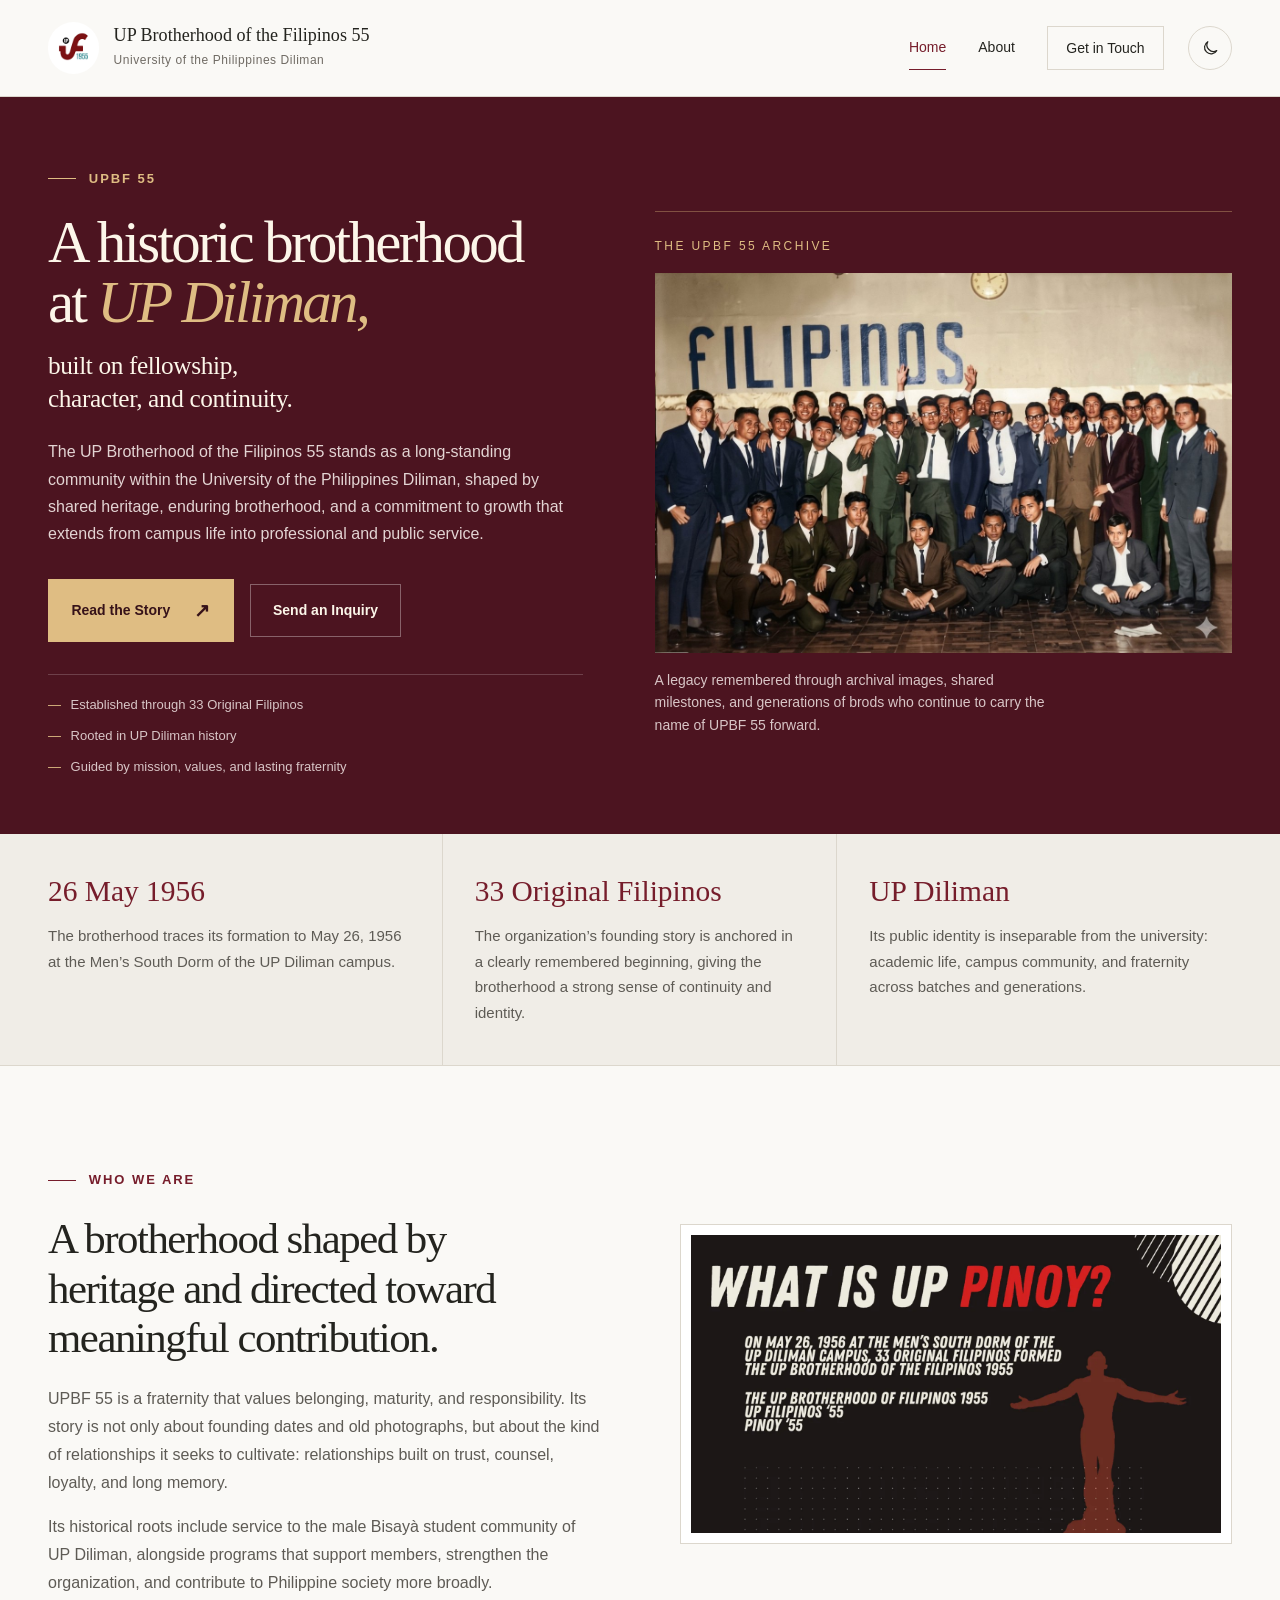
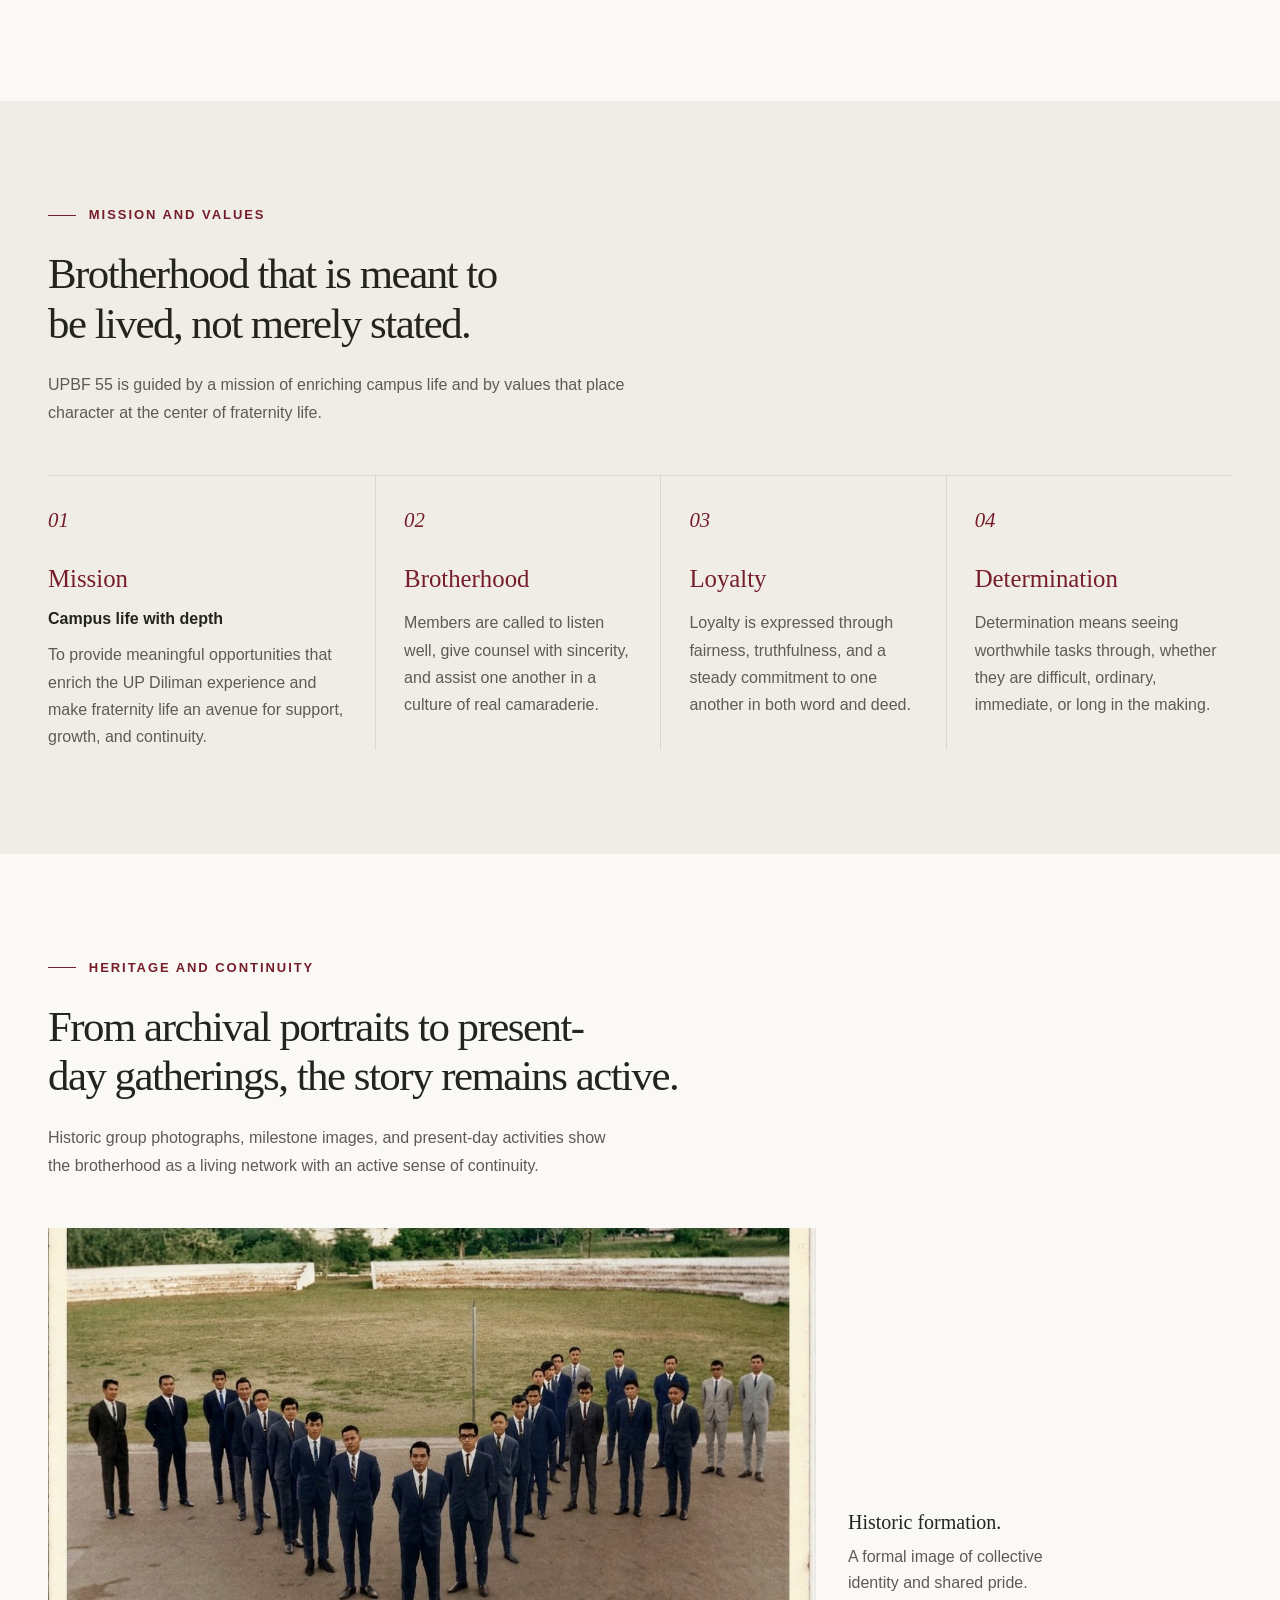
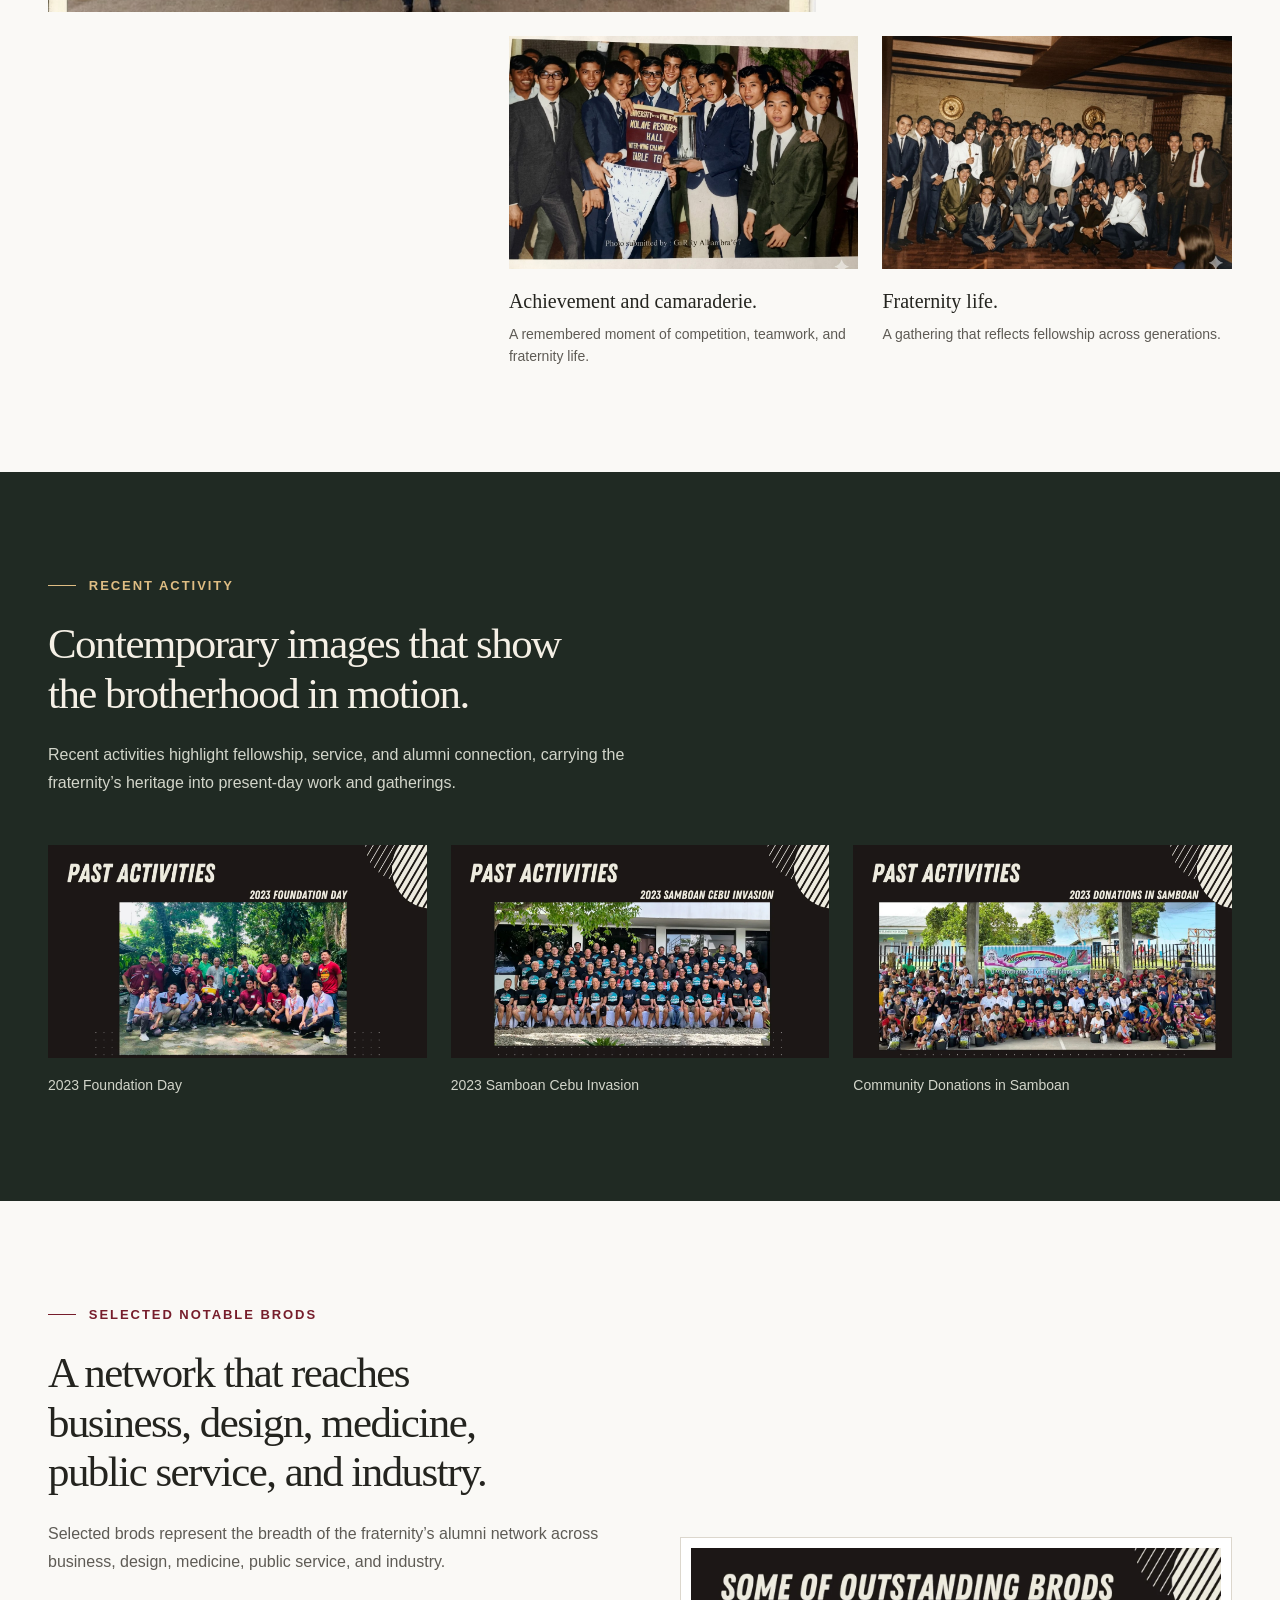
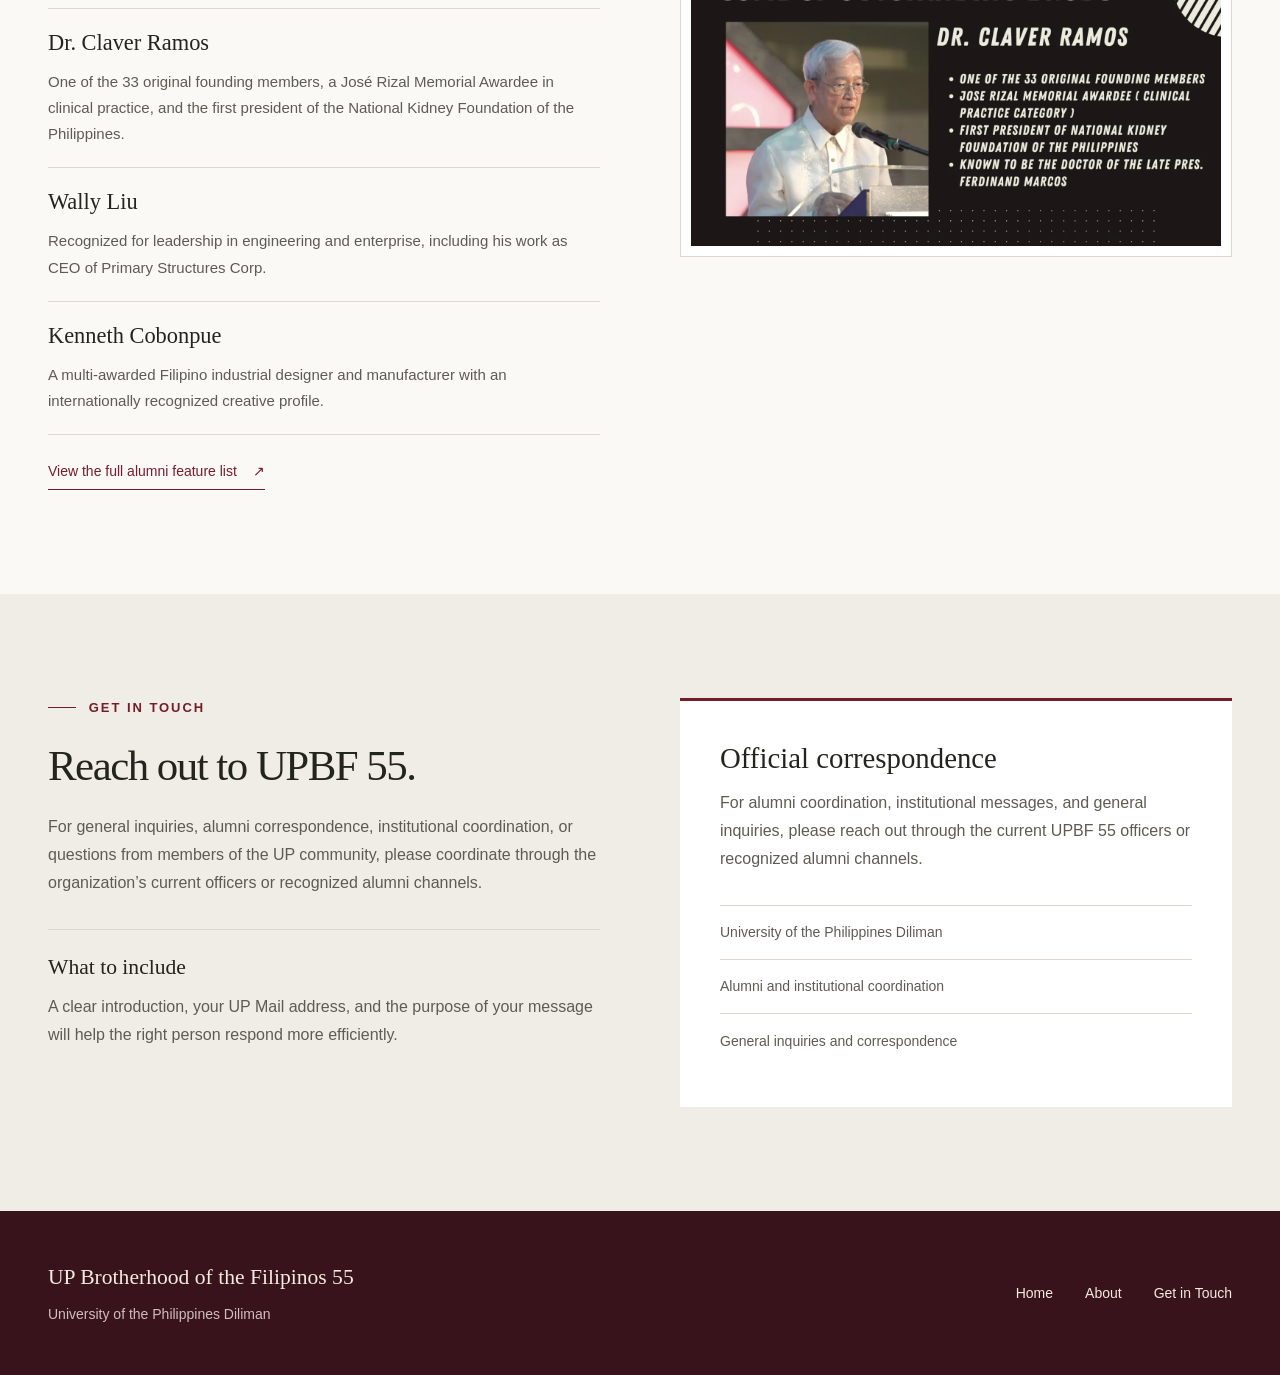
<file: index.html>
<!DOCTYPE html>

<html lang="en">
<head>
<meta charset="utf-8"/>
<meta content="width=device-width, initial-scale=1.0" name="viewport"/>
<meta content="A historic brotherhood at the University of the Philippines Diliman, shaped by fellowship, character, service, and continuity across generations." name="description"/>
<title>UP Brotherhood of the Filipinos 55 | UP Diliman</title>
<link href="website_icon.png" rel="icon" type="image/png"/>
<link href="website_icon.png" rel="apple-touch-icon"/>
<script>
  (() => {
    try {
      const savedTheme = localStorage.getItem("upbf-theme");
      const systemTheme = window.matchMedia("(prefers-color-scheme: dark)").matches ? "dark" : "light";
      document.documentElement.dataset.theme = savedTheme === "dark" || savedTheme === "light" ? savedTheme : systemTheme;
    } catch {
      document.documentElement.dataset.theme = "light";
    }
  })();
</script>
<link href="style.css" rel="stylesheet"/>
<script defer src="theme.js"></script>
<link href="https://up-pinoy55.com/" rel="canonical"/>
<meta content="#7b1113" name="theme-color"/>
<meta content="UP Brotherhood of the Filipinos 55" property="og:site_name"/>
<meta content="website" property="og:type"/>
<meta content="https://up-pinoy55.com/" property="og:url"/>
<meta content="UP Brotherhood of the Filipinos 55 | UP Diliman" property="og:title"/>
<meta content="A historic brotherhood at the University of the Philippines Diliman, shaped by fellowship, character, service, and continuity across generations." property="og:description"/>
<meta content="https://up-pinoy55.com/social-preview.jpg?v=20260523" property="og:image"/>
<meta content="https://up-pinoy55.com/social-preview.jpg?v=20260523" property="og:image:secure_url"/>
<meta content="image/jpeg" property="og:image:type"/>
<meta content="1200" property="og:image:width"/>
<meta content="630" property="og:image:height"/>
<meta content="UP Brotherhood of the Filipinos 55 archival image and organization identity." property="og:image:alt"/>
<meta content="summary_large_image" name="twitter:card"/>
<meta content="UP Brotherhood of the Filipinos 55 | UP Diliman" name="twitter:title"/>
<meta content="A historic brotherhood at the University of the Philippines Diliman, shaped by fellowship, character, service, and continuity across generations." name="twitter:description"/>
<meta content="https://up-pinoy55.com/social-preview.jpg?v=20260523" name="twitter:image"/>
<meta content="UP Brotherhood of the Filipinos 55 archival image and organization identity." name="twitter:image:alt"/>
</head>
<body>
<a class="skip-link" href="#main-content">Skip to content</a>
<header class="site-header">
<div class="container nav-shell">
<a aria-label="UP Brotherhood of the Filipinos 55 home page" class="brand" href="index.html">
<img alt="UP Brotherhood of the Filipinos 55 logo" decoding="async" height="2048" src="logo.jpg" width="2048"/>
<span class="brand__text">
<span class="brand__title">UP Brotherhood of the Filipinos 55</span>
<span class="brand__sub">University of the Philippines Diliman</span>
</span>
</a>
<button aria-label="Switch to dark mode" aria-pressed="false" class="theme-toggle" data-theme-toggle type="button">
<svg aria-hidden="true" class="theme-toggle__icon theme-toggle__icon--sun" fill="none" viewBox="0 0 24 24">
<circle cx="12" cy="12" r="3.5"></circle>
<path d="M12 2.5v2M12 19.5v2M21.5 12h-2M4.5 12h-2M18.72 5.28l-1.41 1.41M6.69 17.31l-1.41 1.41M18.72 18.72l-1.41-1.41M6.69 6.69 5.28 5.28"></path>
</svg>
<svg aria-hidden="true" class="theme-toggle__icon theme-toggle__icon--moon" fill="none" viewBox="0 0 24 24">
<path d="M20.5 15.1A8.5 8.5 0 0 1 8.9 3.5 8.5 8.5 0 1 0 20.5 15.1Z"></path>
</svg>
<span class="visually-hidden" data-theme-label>Switch to dark mode</span>
</button>
<input aria-controls="primary-navigation" class="nav-toggle visually-hidden" id="nav-toggle" type="checkbox"/>
<label aria-label="Toggle navigation menu" class="nav-toggle-label" for="nav-toggle">
<span></span>
<span></span>
<span></span>
</label>
<nav aria-label="Primary navigation" class="site-nav" id="primary-navigation">
<ul>
<li><a aria-current="page" href="index.html">Home</a></li>
<li><a href="about.html">About</a></li>
<li><a href="#contact">Get in Touch</a></li>
</ul>
</nav>
</div>
</header>
<main id="main-content">
<section class="hero-section">
<div class="container hero-grid">
<div class="hero-copy">
<span class="eyebrow">UPBF 55</span>
<h1>A historic brotherhood at <em>UP Diliman,</em><span class="hero-copy__continuation">built on fellowship, character, and continuity.</span></h1>
<p class="hero-lead">
            The UP Brotherhood of the Filipinos 55 stands as a long-standing community within the University of the Philippines Diliman,
            shaped by shared heritage, enduring brotherhood, and a commitment to growth that extends from campus life into professional and public service.
          </p>
<div class="hero-actions">
<a class="button button--primary" href="about.html">Read the Story</a>
<a class="button button--secondary" href="#contact">Send an Inquiry</a>
</div>
<ul aria-label="Key facts" class="hero-meta">
<li>Established through 33 Original Filipinos</li>
<li>Rooted in UP Diliman history</li>
<li>Guided by mission, values, and lasting fraternity</li>
</ul>
</div>
<figure class="hero-visual card card--image">
<img alt="Historic UP Brotherhood of the Filipinos 55 group portrait beneath a large FILIPINOS backdrop." decoding="async" fetchpriority="high" height="832" src="viber_image_2026-03-21_21-00-17-931.jpg" width="1266"/>
<figcaption>
            A legacy remembered through archival images, shared milestones, and generations of brods who continue to carry the name of UPBF 55 forward.
          </figcaption>
</figure>
</div>
</section>
<section class="section section--compact">
<div class="container">
<div class="stat-grid">
<article class="card stat-card lift-card">
<span class="stat-card__value">26 May 1956</span>
<p>The brotherhood traces its formation to May 26, 1956 at the Men&rsquo;s South Dorm of the UP Diliman campus.</p>
</article>
<article class="card stat-card lift-card">
<span class="stat-card__value">33 Original Filipinos</span>
<p>The organization&rsquo;s founding story is anchored in a clearly remembered beginning, giving the brotherhood a strong sense of continuity and identity.</p>
</article>
<article class="card stat-card lift-card">
<span class="stat-card__value">UP Diliman</span>
<p>Its public identity is inseparable from the university: academic life, campus community, and fraternity across batches and generations.</p>
</article>
</div>
</div>
</section>
<section class="section">
<div class="container split-layout split-layout--balanced">
<div>
<span class="eyebrow">Who we are</span>
<h2>A brotherhood shaped by heritage and directed toward meaningful contribution.</h2>
<p>
            UPBF 55 is a fraternity that values belonging, maturity, and responsibility. Its story is not only about founding dates and old photographs,
            but about the kind of relationships it seeks to cultivate: relationships built on trust, counsel, loyalty, and long memory.
          </p>
<p>
            Its historical roots include service to the male Bisay&agrave; student community of UP Diliman, alongside programs that support members,
            strengthen the organization, and contribute to Philippine society more broadly.
          </p>
</div>
<figure class="card card--image lift-card card--slide">
<img alt="Graphic titled What is UP Pinoy, summarizing the formation of the UP Brotherhood of the Filipinos 55." decoding="async" height="810" loading="lazy" src="2.webp" width="1440"/>
</figure>
</div>
</section>
<section class="section section--tint">
<div class="container">
<div class="section-head">
<span class="eyebrow">Mission and values</span>
<h2>Brotherhood that is meant to be lived, not merely stated.</h2>
<p>
            UPBF 55 is guided by a mission of enriching campus life and by values that place character at the center of fraternity life.
          </p>
</div>
<div class="value-grid">
<article class="card value-card lift-card">
<span class="pill">Mission</span>
<h3>Campus life with depth</h3>
<p>
              To provide meaningful opportunities that enrich the UP Diliman experience and make fraternity life an avenue for support, growth, and continuity.
            </p>
</article>
<article class="card value-card lift-card">
<span class="pill">Brotherhood</span>
<p>
              Members are called to listen well, give counsel with sincerity, and assist one another in a culture of real camaraderie.
            </p>
</article>
<article class="card value-card lift-card">
<span class="pill">Loyalty</span>
<p>
              Loyalty is expressed through fairness, truthfulness, and a steady commitment to one another in both word and deed.
            </p>
</article>
<article class="card value-card lift-card">
<span class="pill">Determination</span>
<p>
              Determination means seeing worthwhile tasks through, whether they are difficult, ordinary, immediate, or long in the making.
            </p>
</article>
</div>
</div>
</section>
<section class="section" id="heritage">
<div class="container">
<div class="section-head">
<span class="eyebrow">Heritage and continuity</span>
<h2>From archival portraits to present-day gatherings, the story remains active.</h2>
<p>
            Historic group photographs, milestone images, and present-day activities show the brotherhood as a living network with an active sense of continuity.
          </p>
</div>
<div class="gallery-grid gallery-grid--feature">
<figure class="card card--image lift-card gallery-grid__lead">
<img alt="Historic formation-style photograph of UPBF 55 members arranged in suits on an open campus field." decoding="async" height="848" loading="lazy" src="viber_image_2026-03-21_21-00-18-079.jpg" width="1251"/>
<figcaption><strong>Historic formation.</strong> A formal image of collective identity and shared pride.</figcaption>
</figure>
<figure class="card card--image lift-card">
<img alt="UPBF 55 members holding a championship trophy and residence hall banner in a historic indoor photo." decoding="async" height="896" loading="lazy" src="viber_image_2026-03-21_21-00-18-046.jpg" width="1195"/>
<figcaption><strong>Achievement and camaraderie.</strong> A remembered moment of competition, teamwork, and fraternity life.</figcaption>
</figure>
<figure class="card card--image lift-card">
<img alt="Large indoor UPBF 55 gathering showing members smiling together during a social event." decoding="async" height="880" loading="lazy" src="viber_image_2026-03-21_21-00-18-173.jpg" width="1210"/>
<figcaption><strong>Fraternity life.</strong> A gathering that reflects fellowship across generations.</figcaption>
</figure>
</div>
</div>
</section>
<section class="section section--dark">
<div class="container">
<div class="section-head section-head--light">
<span class="eyebrow eyebrow--light">Recent activity</span>
<h2>Contemporary images that show the brotherhood in motion.</h2>
<p>
            Recent activities highlight fellowship, service, and alumni connection, carrying the fraternity&rsquo;s heritage into present-day work and gatherings.
          </p>
</div>
<div class="activity-preview-grid">
<figure class="card card--image card--dark lift-card card--slide">
<img alt="UPBF 55 2023 Foundation Day group photo." decoding="async" height="810" loading="lazy" src="6.webp" width="1440"/>
<figcaption>2023 Foundation Day</figcaption>
</figure>
<figure class="card card--image card--dark lift-card card--slide">
<img alt="UPBF 55 2023 Samboan Cebu invasion group photo." decoding="async" height="810" loading="lazy" src="7.webp" width="1440"/>
<figcaption>2023 Samboan Cebu Invasion</figcaption>
</figure>
<figure class="card card--image card--dark lift-card card--slide">
<img alt="UPBF 55 donation activity in Samboan." decoding="async" height="810" loading="lazy" src="8.webp" width="1440"/>
<figcaption>Community Donations in Samboan</figcaption>
</figure>
</div>
</div>
</section>
<section class="section">
<div class="container split-layout split-layout--balanced">
<div>
<span class="eyebrow">Selected notable brods</span>
<h2>A network that reaches business, design, medicine, public service, and industry.</h2>
<p>
            Selected brods represent the breadth of the fraternity&rsquo;s alumni network across business, design, medicine, public service, and industry.
          </p>
<div class="mini-profile-list">
<article class="mini-profile card lift-card">
<h3>Dr. Claver Ramos</h3>
<p>One of the 33 original founding members, a Jos&eacute; Rizal Memorial Awardee in clinical practice, and the first president of the National Kidney Foundation of the Philippines.</p>
</article>
<article class="mini-profile card lift-card">
<h3>Wally Liu</h3>
<p>Recognized for leadership in engineering and enterprise, including his work as CEO of Primary Structures Corp.</p>
</article>
<article class="mini-profile card lift-card">
<h3>Kenneth Cobonpue</h3>
<p>A multi-awarded Filipino industrial designer and manufacturer with an internationally recognized creative profile.</p>
</article>
</div>
<a class="text-link" href="about.html#notable-brods">View the full alumni feature list</a>
</div>
<figure class="card card--image lift-card card--slide">
<img alt="Notable brod Dr. Claver Ramos and his accomplishments." decoding="async" height="810" loading="lazy" src="13.webp" width="1440"/>
</figure>
</div>
</section>
<section class="section section--tint contact-section" id="contact">
<div class="container contact-grid">
<div>
<span class="eyebrow">Get in touch</span>
<h2>Reach out to UPBF 55.</h2>
<p>
            For general inquiries, alumni correspondence, institutional coordination, or questions from members of the UP community,
            please coordinate through the organization&rsquo;s current officers or recognized alumni channels.
          </p>
<div class="contact-note card">
<h3>What to include</h3>
<p>
              A clear introduction, your UP Mail address, and the purpose of your message will help the right person respond more efficiently.
            </p>
</div>
</div>
<div class="card contact-panel">
<h3>Official correspondence</h3>
<p>For alumni coordination, institutional messages, and general inquiries, please reach out through the current UPBF 55 officers or recognized alumni channels.</p>
<div class="contact-panel__meta">
<span>University of the Philippines Diliman</span>
<span>Alumni and institutional coordination</span>
<span>General inquiries and correspondence</span>
</div>
</div>
</div>
</section>
</main>
<footer class="site-footer">
<div class="container footer-shell">
<div>
<strong>UP Brotherhood of the Filipinos 55</strong>
<p>University of the Philippines Diliman</p>
</div>
<nav aria-label="Footer navigation">
<ul class="footer-nav">
<li><a href="index.html">Home</a></li>
<li><a href="about.html">About</a></li>
<li><a href="#contact">Get in Touch</a></li>
</ul>
</nav>
</div>
</footer>
</body>
</html>
</file>
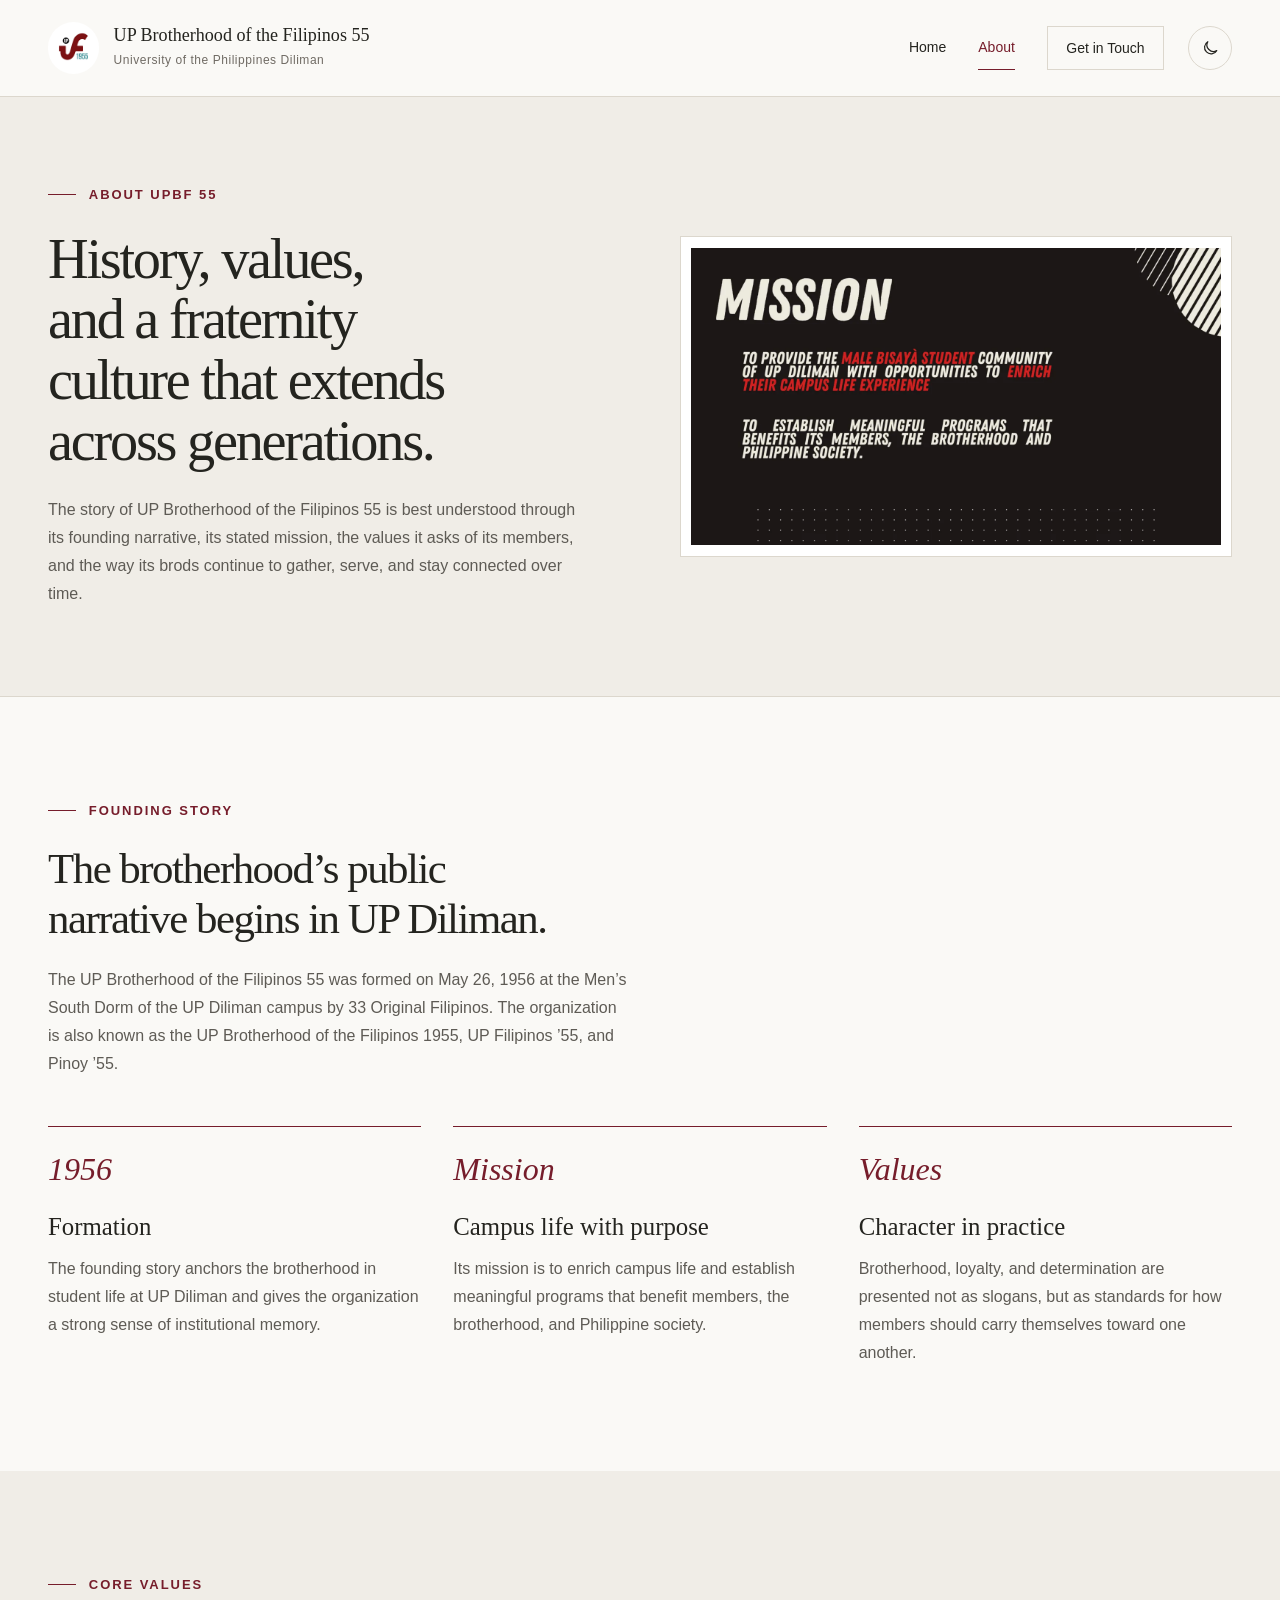
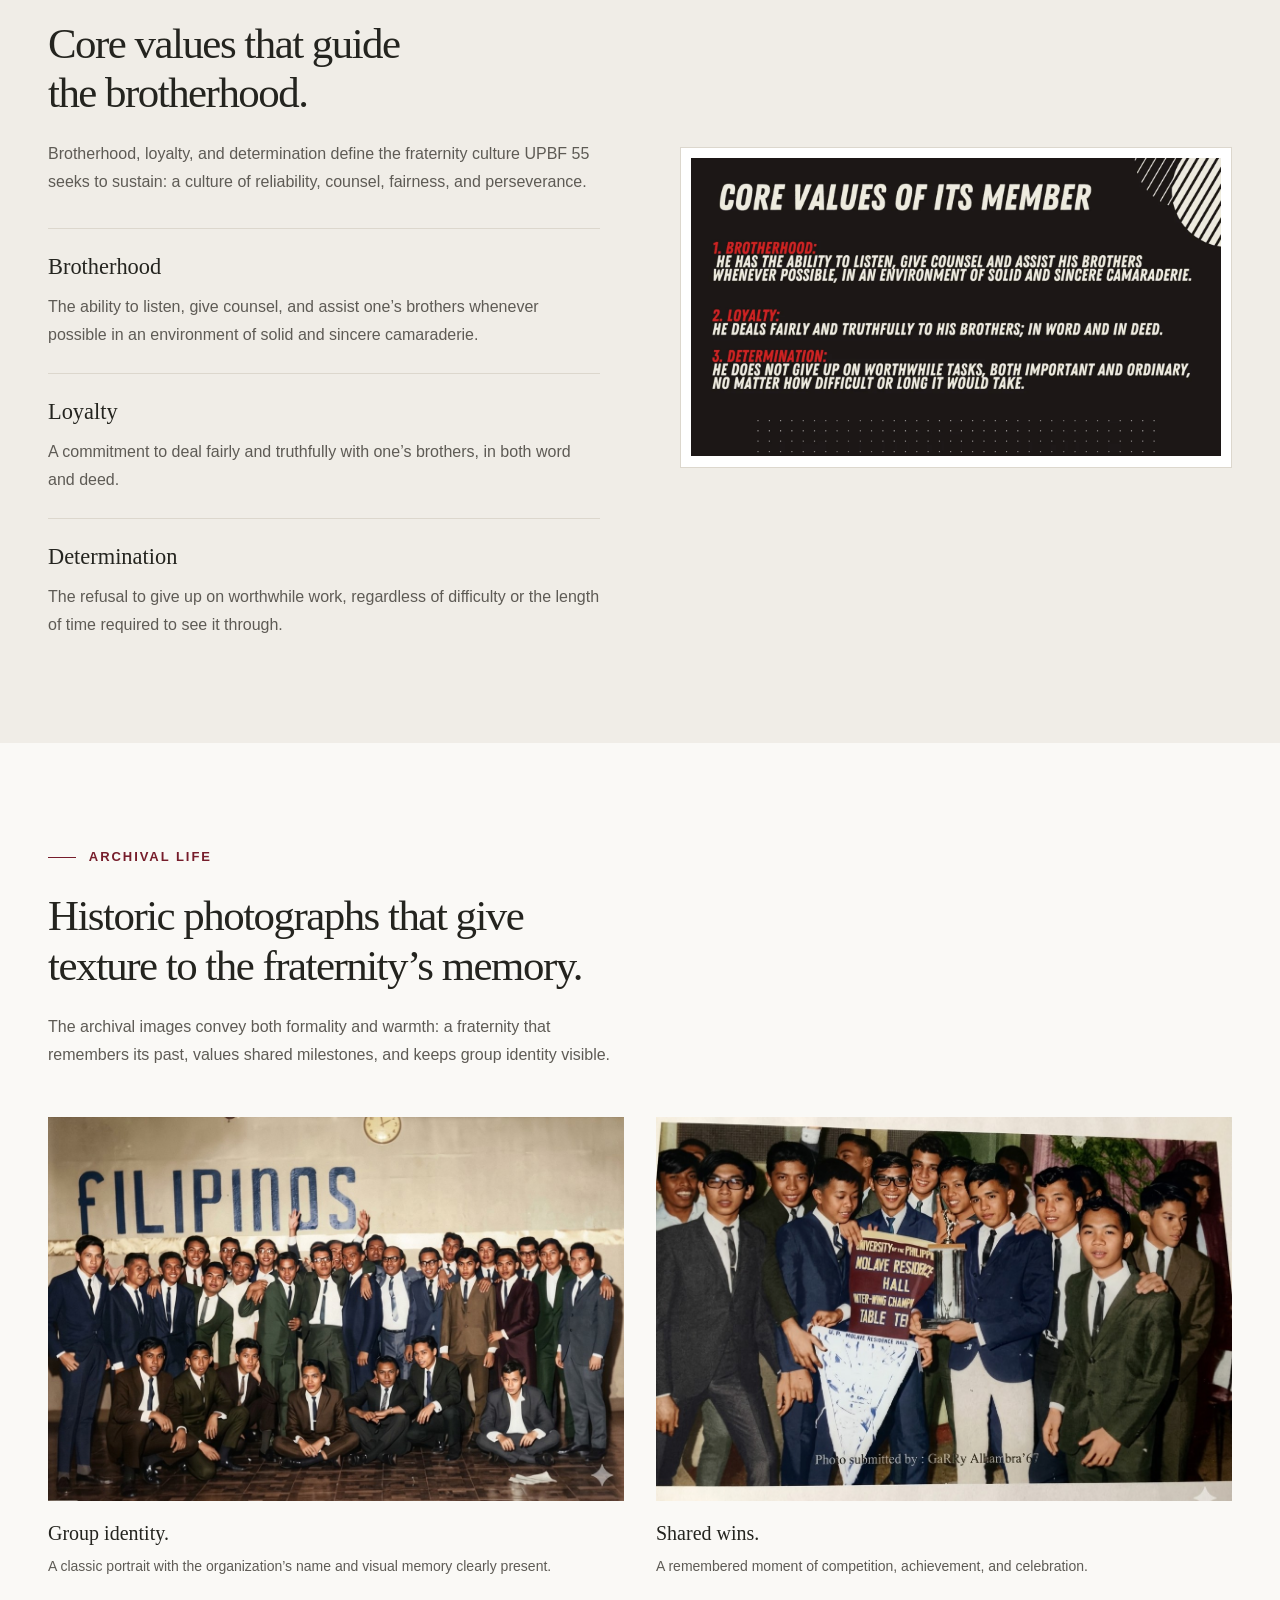
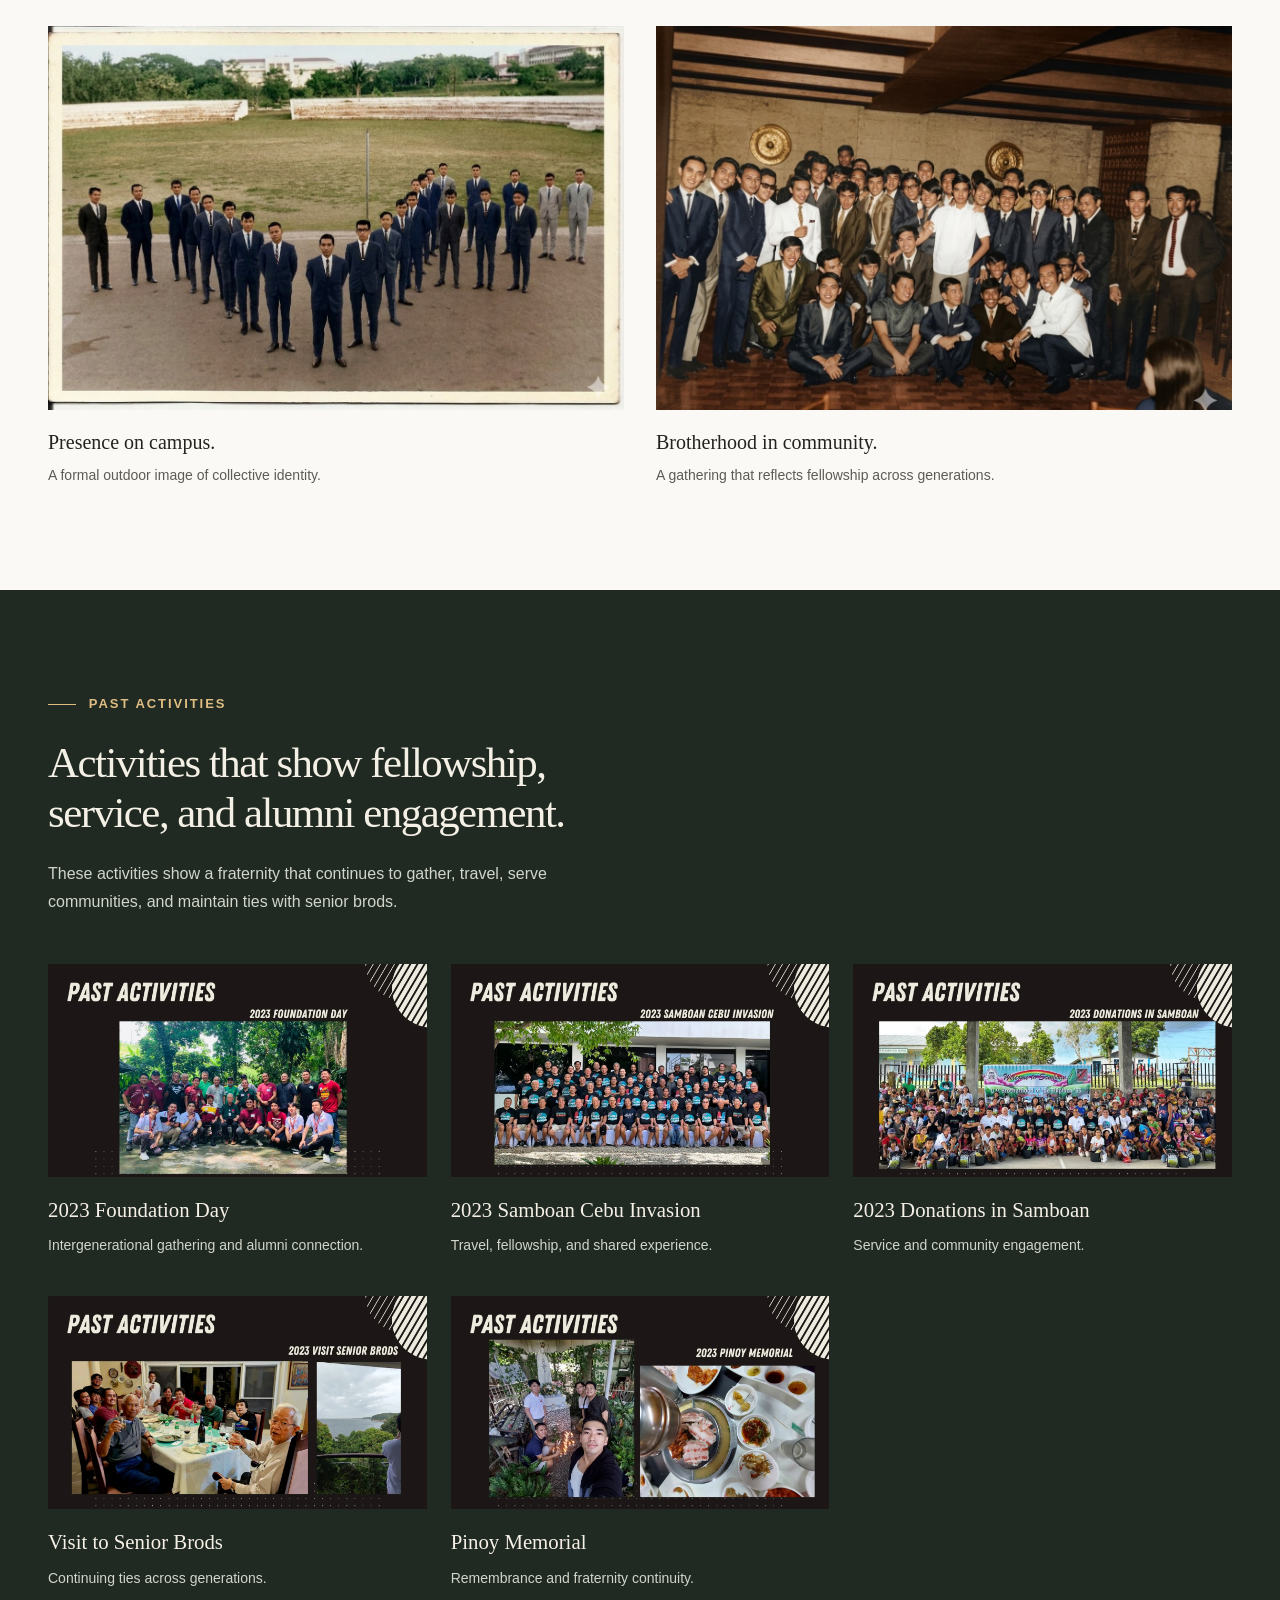
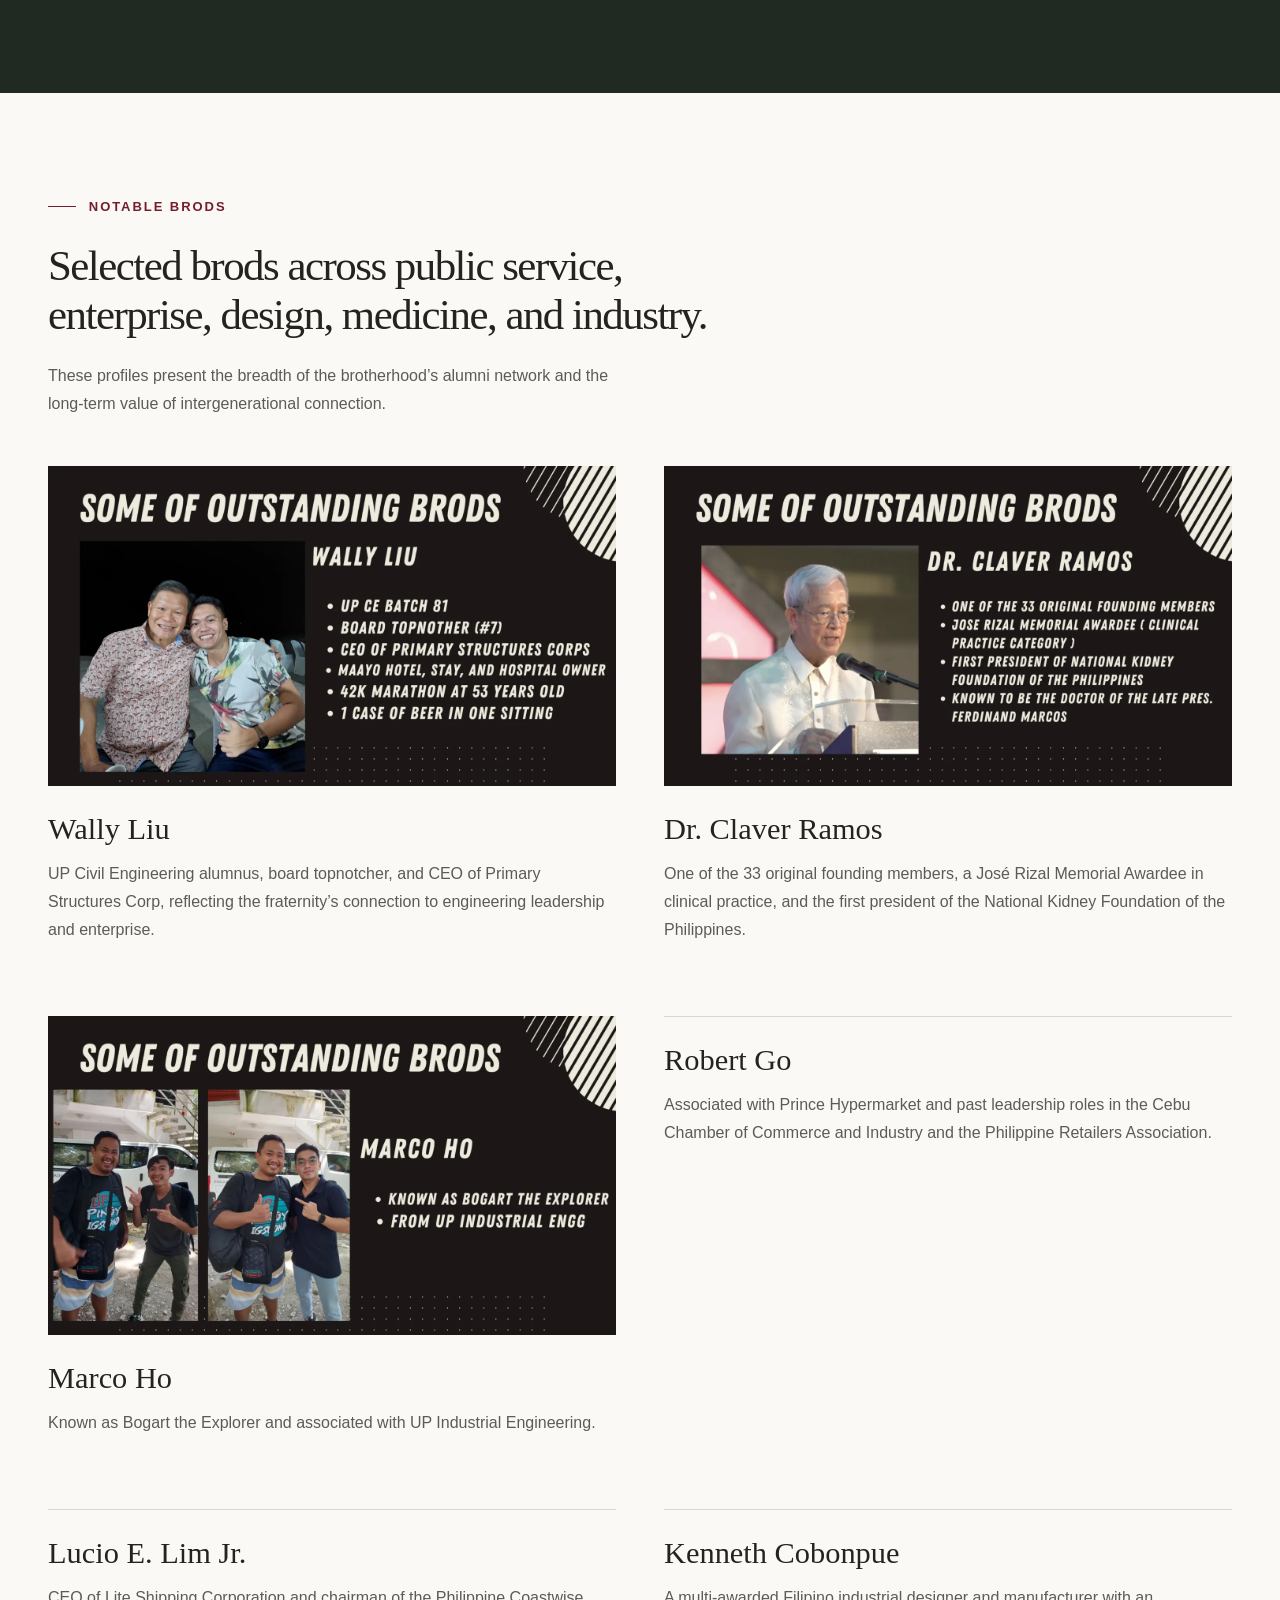
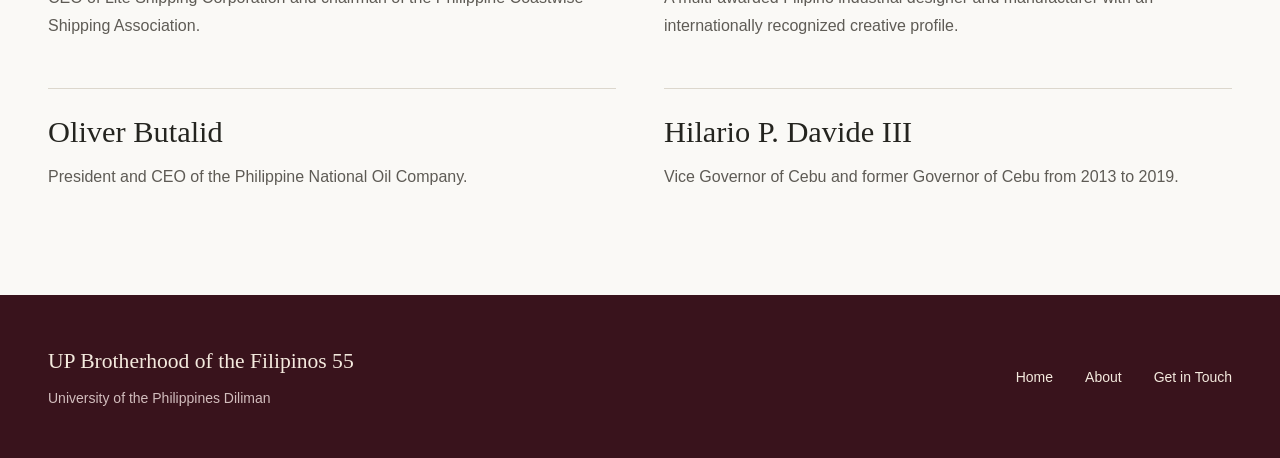
<file: about.html>
<!DOCTYPE html>

<html lang="en">
<head>
<meta charset="utf-8"/>
<meta content="width=device-width, initial-scale=1.0" name="viewport"/>
<meta content="History, mission, values, activities, and notable brods of the UP Brotherhood of the Filipinos 55 at UP Diliman." name="description"/>
<title>UP Brotherhood of the Filipinos 55 | About</title>
<link href="website_icon.png" rel="icon" type="image/png"/>
<link href="website_icon.png" rel="apple-touch-icon"/>
<script>
  (() => {
    try {
      const savedTheme = localStorage.getItem("upbf-theme");
      const systemTheme = window.matchMedia("(prefers-color-scheme: dark)").matches ? "dark" : "light";
      document.documentElement.dataset.theme = savedTheme === "dark" || savedTheme === "light" ? savedTheme : systemTheme;
    } catch {
      document.documentElement.dataset.theme = "light";
    }
  })();
</script>
<link href="style.css" rel="stylesheet"/>
<script defer src="theme.js"></script>
<link href="https://up-pinoy55.com/about.html" rel="canonical"/>
<meta content="#7b1113" name="theme-color"/>
<meta content="UP Brotherhood of the Filipinos 55" property="og:site_name"/>
<meta content="website" property="og:type"/>
<meta content="https://up-pinoy55.com/about.html" property="og:url"/>
<meta content="About UP Brotherhood of the Filipinos 55" property="og:title"/>
<meta content="History, mission, values, activities, and notable brods of the UP Brotherhood of the Filipinos 55 at UP Diliman." property="og:description"/>
<meta content="https://up-pinoy55.com/social-preview.jpg?v=20260523" property="og:image"/>
<meta content="https://up-pinoy55.com/social-preview.jpg?v=20260523" property="og:image:secure_url"/>
<meta content="image/jpeg" property="og:image:type"/>
<meta content="1200" property="og:image:width"/>
<meta content="630" property="og:image:height"/>
<meta content="UP Brotherhood of the Filipinos 55 archival image and organization identity." property="og:image:alt"/>
<meta content="summary_large_image" name="twitter:card"/>
<meta content="About UP Brotherhood of the Filipinos 55" name="twitter:title"/>
<meta content="History, mission, values, activities, and notable brods of the UP Brotherhood of the Filipinos 55 at UP Diliman." name="twitter:description"/>
<meta content="https://up-pinoy55.com/social-preview.jpg?v=20260523" name="twitter:image"/>
<meta content="UP Brotherhood of the Filipinos 55 archival image and organization identity." name="twitter:image:alt"/>
</head>
<body>
<a class="skip-link" href="#main-content">Skip to content</a>
<header class="site-header">
<div class="container nav-shell">
<a aria-label="UP Brotherhood of the Filipinos 55 home page" class="brand" href="index.html">
<img alt="UP Brotherhood of the Filipinos 55 logo" decoding="async" height="2048" src="logo.jpg" width="2048"/>
<span class="brand__text">
<span class="brand__title">UP Brotherhood of the Filipinos 55</span>
<span class="brand__sub">University of the Philippines Diliman</span>
</span>
</a>
<button aria-label="Switch to dark mode" aria-pressed="false" class="theme-toggle" data-theme-toggle type="button">
<svg aria-hidden="true" class="theme-toggle__icon theme-toggle__icon--sun" fill="none" viewBox="0 0 24 24">
<circle cx="12" cy="12" r="3.5"></circle>
<path d="M12 2.5v2M12 19.5v2M21.5 12h-2M4.5 12h-2M18.72 5.28l-1.41 1.41M6.69 17.31l-1.41 1.41M18.72 18.72l-1.41-1.41M6.69 6.69 5.28 5.28"></path>
</svg>
<svg aria-hidden="true" class="theme-toggle__icon theme-toggle__icon--moon" fill="none" viewBox="0 0 24 24">
<path d="M20.5 15.1A8.5 8.5 0 0 1 8.9 3.5 8.5 8.5 0 1 0 20.5 15.1Z"></path>
</svg>
<span class="visually-hidden" data-theme-label>Switch to dark mode</span>
</button>
<input aria-controls="primary-navigation" class="nav-toggle visually-hidden" id="nav-toggle" type="checkbox"/>
<label aria-label="Toggle navigation menu" class="nav-toggle-label" for="nav-toggle">
<span></span>
<span></span>
<span></span>
</label>
<nav aria-label="Primary navigation" class="site-nav" id="primary-navigation">
<ul>
<li><a href="index.html">Home</a></li>
<li><a aria-current="page" href="about.html">About</a></li>
<li><a href="index.html#contact">Get in Touch</a></li>
</ul>
</nav>
</div>
</header>
<main id="main-content">
<section class="page-banner">
<div class="container split-layout split-layout--balanced">
<div>
<span class="eyebrow">About UPBF 55</span>
<h1>History, values, and a fraternity culture that extends across generations.</h1>
<p class="hero-lead">
            The story of UP Brotherhood of the Filipinos 55 is best understood through its founding narrative, its stated mission,
            the values it asks of its members, and the way its brods continue to gather, serve, and stay connected over time.
          </p>
</div>
<figure class="card card--image lift-card card--slide">
<img alt="Mission graphic for the UP Brotherhood of the Filipinos 55." decoding="async" fetchpriority="high" height="810" src="3.webp" width="1440"/>
</figure>
</div>
</section>
<section class="section">
<div class="container timeline-shell">
<div class="section-head">
<span class="eyebrow">Founding story</span>
<h2>The brotherhood&rsquo;s public narrative begins in UP Diliman.</h2>
<p>
            The UP Brotherhood of the Filipinos 55 was formed on May 26, 1956 at the Men&rsquo;s South Dorm of the UP Diliman campus by 33 Original Filipinos.
            The organization is also known as the UP Brotherhood of the Filipinos 1955, UP Filipinos &rsquo;55, and Pinoy &rsquo;55.
          </p>
</div>
<div class="timeline-grid">
<article class="card timeline-card lift-card">
<span class="timeline-card__year">1956</span>
<h3>Formation</h3>
<p>The founding story anchors the brotherhood in student life at UP Diliman and gives the organization a strong sense of institutional memory.</p>
</article>
<article class="card timeline-card lift-card">
<span class="timeline-card__year">Mission</span>
<h3>Campus life with purpose</h3>
<p>Its mission is to enrich campus life and establish meaningful programs that benefit members, the brotherhood, and Philippine society.</p>
</article>
<article class="card timeline-card lift-card">
<span class="timeline-card__year">Values</span>
<h3>Character in practice</h3>
<p>Brotherhood, loyalty, and determination are presented not as slogans, but as standards for how members should carry themselves toward one another.</p>
</article>
</div>
</div>
</section>
<section class="section section--tint">
<div class="container split-layout split-layout--balanced">
<div>
<span class="eyebrow">Core values</span>
<h2>Core values that guide the brotherhood.</h2>
<p>
            Brotherhood, loyalty, and determination define the fraternity culture UPBF 55 seeks to sustain: a culture of reliability,
            counsel, fairness, and perseverance.
          </p>
<div class="stack-grid">
<article class="card lift-card">
<h3>Brotherhood</h3>
<p>The ability to listen, give counsel, and assist one&rsquo;s brothers whenever possible in an environment of solid and sincere camaraderie.</p>
</article>
<article class="card lift-card">
<h3>Loyalty</h3>
<p>A commitment to deal fairly and truthfully with one&rsquo;s brothers, in both word and deed.</p>
</article>
<article class="card lift-card">
<h3>Determination</h3>
<p>The refusal to give up on worthwhile work, regardless of difficulty or the length of time required to see it through.</p>
</article>
</div>
</div>
<figure class="card card--image lift-card card--slide">
<img alt="Core values graphic listing brotherhood, loyalty, and determination for UPBF 55 members." decoding="async" height="810" loading="lazy" src="4.webp" width="1440"/>
</figure>
</div>
</section>
<section class="section">
<div class="container">
<div class="section-head">
<span class="eyebrow">Archival life</span>
<h2>Historic photographs that give texture to the fraternity&rsquo;s memory.</h2>
<p>
            The archival images convey both formality and warmth: a fraternity that remembers its past, values shared milestones, and keeps group identity visible.
          </p>
</div>
<div class="gallery-grid">
<figure class="card card--image lift-card">
<img alt="Historic UPBF 55 group portrait with members wearing suits under a FILIPINOS sign." decoding="async" height="832" loading="lazy" src="viber_image_2026-03-21_21-00-17-931.jpg" width="1266"/>
<figcaption><strong>Group identity.</strong> A classic portrait with the organization&rsquo;s name and visual memory clearly present.</figcaption>
</figure>
<figure class="card card--image lift-card">
<img alt="Historic UPBF 55 members holding a championship trophy and residence hall banner." decoding="async" height="896" loading="lazy" src="viber_image_2026-03-21_21-00-18-046.jpg" width="1195"/>
<figcaption><strong>Shared wins.</strong> A remembered moment of competition, achievement, and celebration.</figcaption>
</figure>
<figure class="card card--image lift-card">
<img alt="Formal outdoor formation photograph of UPBF 55 members on campus grounds." decoding="async" height="848" loading="lazy" src="viber_image_2026-03-21_21-00-18-079.jpg" width="1251"/>
<figcaption><strong>Presence on campus.</strong> A formal outdoor image of collective identity.</figcaption>
</figure>
<figure class="card card--image lift-card">
<img alt="Large indoor social gathering of UPBF 55 members smiling together." decoding="async" height="880" loading="lazy" src="viber_image_2026-03-21_21-00-18-173.jpg" width="1210"/>
<figcaption><strong>Brotherhood in community.</strong> A gathering that reflects fellowship across generations.</figcaption>
</figure>
</div>
</div>
</section>
<section class="section section--dark">
<div class="container">
<div class="section-head section-head--light">
<span class="eyebrow eyebrow--light">Past activities</span>
<h2>Activities that show fellowship, service, and alumni engagement.</h2>
<p>
            These activities show a fraternity that continues to gather, travel, serve communities, and maintain ties with senior brods.
          </p>
</div>
<div class="activity-grid">
<figure class="card card--image card--dark lift-card card--slide">
<img alt="2023 Foundation Day activity of UPBF 55." decoding="async" height="810" loading="lazy" src="6.webp" width="1440"/>
<figcaption>
<strong>2023 Foundation Day</strong>
              Intergenerational gathering and alumni connection.
            </figcaption>
</figure>
<figure class="card card--image card--dark lift-card card--slide">
<img alt="2023 Samboan Cebu invasion of UPBF 55." decoding="async" height="810" loading="lazy" src="7.webp" width="1440"/>
<figcaption>
<strong>2023 Samboan Cebu Invasion</strong>
              Travel, fellowship, and shared experience.
            </figcaption>
</figure>
<figure class="card card--image card--dark lift-card card--slide">
<img alt="2023 donations in Samboan by UPBF 55." decoding="async" height="810" loading="lazy" src="8.webp" width="1440"/>
<figcaption>
<strong>2023 Donations in Samboan</strong>
              Service and community engagement.
            </figcaption>
</figure>
<figure class="card card--image card--dark lift-card card--slide">
<img alt="2023 visit to senior brods by UPBF 55." decoding="async" height="810" loading="lazy" src="9.webp" width="1440"/>
<figcaption>
<strong>Visit to Senior Brods</strong>
              Continuing ties across generations.
            </figcaption>
</figure>
<figure class="card card--image card--dark lift-card card--slide">
<img alt="2023 Pinoy memorial activity of UPBF 55." decoding="async" height="810" loading="lazy" src="10.webp" width="1440"/>
<figcaption>
<strong>Pinoy Memorial</strong>
              Remembrance and fraternity continuity.
            </figcaption>
</figure>
</div>
</div>
</section>
<section class="section" id="notable-brods">
<div class="container">
<div class="section-head">
<span class="eyebrow">Notable brods</span>
<h2>Selected brods across public service, enterprise, design, medicine, and industry.</h2>
<p>
            These profiles present the breadth of the brotherhood&rsquo;s alumni network and the long-term value of intergenerational connection.
          </p>
</div>
<div class="profiles-grid">
<article class="card profile-card lift-card card--slide">
<img alt="Notable brod Wally Liu." decoding="async" height="810" loading="lazy" src="12.webp" width="1440"/>
<div>
<h3>Wally Liu</h3>
<p>UP Civil Engineering alumnus, board topnotcher, and CEO of Primary Structures Corp, reflecting the fraternity&rsquo;s connection to engineering leadership and enterprise.</p>
</div>
</article>
<article class="card profile-card lift-card card--slide">
<img alt="Notable brod Dr. Claver Ramos." decoding="async" height="810" loading="lazy" src="13.webp" width="1440"/>
<div>
<h3>Dr. Claver Ramos</h3>
<p>One of the 33 original founding members, a Jos&eacute; Rizal Memorial Awardee in clinical practice, and the first president of the National Kidney Foundation of the Philippines.</p>
</div>
</article>
<article class="card profile-card lift-card card--slide">
<img alt="Notable brod Marco Ho." decoding="async" height="810" loading="lazy" src="14.webp" width="1440"/>
<div>
<h3>Marco Ho</h3>
<p>Known as Bogart the Explorer and associated with UP Industrial Engineering.</p>
</div>
</article>
<article class="card text-profile lift-card">
<h3>Robert Go</h3>
<p>Associated with Prince Hypermarket and past leadership roles in the Cebu Chamber of Commerce and Industry and the Philippine Retailers Association.</p>
</article>
<article class="card text-profile lift-card">
<h3>Lucio E. Lim Jr.</h3>
<p>CEO of Lite Shipping Corporation and chairman of the Philippine Coastwise Shipping Association.</p>
</article>
<article class="card text-profile lift-card">
<h3>Kenneth Cobonpue</h3>
<p>A multi-awarded Filipino industrial designer and manufacturer with an internationally recognized creative profile.</p>
</article>
<article class="card text-profile lift-card">
<h3>Oliver Butalid</h3>
<p>President and CEO of the Philippine National Oil Company.</p>
</article>
<article class="card text-profile lift-card">
<h3>Hilario P. Davide III</h3>
<p>Vice Governor of Cebu and former Governor of Cebu from 2013 to 2019.</p>
</article>
</div>
</div>
</section>
</main>
<footer class="site-footer">
<div class="container footer-shell">
<div>
<strong>UP Brotherhood of the Filipinos 55</strong>
<p>University of the Philippines Diliman</p>
</div>
<nav aria-label="Footer navigation">
<ul class="footer-nav">
<li><a href="index.html">Home</a></li>
<li><a href="about.html">About</a></li>
<li><a href="index.html#contact">Get in Touch</a></li>
</ul>
</nav>
</div>
</footer>
</body>
</html>
</file>
<file: style.css>
/* UPBF 55 — an editorial identity rooted in the archive. */
:root {
  color-scheme: light;
  --bg: #faf9f6;
  --surface: #fff;
  --surface-soft: #f0ede7;
  --ink: #24241f;
  --ink-soft: #5e5b55;
  --ink-muted: #706b64;
  --line: #dcd7cd;
  --maroon: #761d2b;
  --gold: #dfbd83;
  --header-bg: #faf9f6f2;
  --hero-bg: #4c1420;
  --display: Georgia, 'Times New Roman', serif;
  --max-width: 1320px;
}
:root[data-theme="dark"] {
  color-scheme: dark;
  --bg: #171918;
  --surface: #202320;
  --surface-soft: #252923;
  --ink: #f4f0e7;
  --ink-soft: #c0beb5;
  --ink-muted: #b4b1a6;
  --line: #41443b;
  --maroon: #efb18e;
  --header-bg: #171918f2;
  --hero-bg: #37131b;
}
* { box-sizing: border-box; }
html { scroll-behavior: smooth; scroll-padding-top: 7rem; }
body { margin: 0; background: var(--bg); color: var(--ink); font: 1rem/1.75 'Segoe UI', Arial, sans-serif; }
img { display: block; max-width: 100%; height: auto; }
a { color: inherit; text-decoration: none; }
button, input { font: inherit; }
h1,h2,h3,p,ul,figure { margin: 0; }
ul { padding: 0; list-style: none; }
h1,h2,h3 { font-family: var(--display); font-weight: 400; text-wrap: balance; }
h2 { font-size: clamp(2.1rem, 3.35vw, 3.25rem); line-height: 1.16; letter-spacing: -.035em; margin-bottom: 1.4rem; }
h3 { font-size: 1.55rem; line-height: 1.25; margin-bottom: .75rem; }
p { color: var(--ink-soft); }
::selection { background: var(--maroon); color: var(--bg); }
:focus-visible { outline: 3px solid var(--maroon); outline-offset: 5px; }
.container { width: min(calc(100% - 6rem), var(--max-width)); margin-inline: auto; }
.visually-hidden { position: absolute; width: 1px; height: 1px; padding: 0; margin: -1px; overflow: hidden; clip-path: inset(50%); white-space: nowrap; border: 0; }
.skip-link { position: fixed; z-index: 200; top: -6rem; left: 1rem; padding: .75rem 1.25rem; background: var(--surface); }
.skip-link:focus { top: 1rem; }
.site-header { position: sticky; top: 0; z-index: 100; background: var(--header-bg); backdrop-filter: blur(16px); border-bottom: 1px solid var(--line); }
.nav-shell { min-height: 6rem; display: flex; align-items: center; gap: 1.5rem; }
.brand { display: flex; gap: .9rem; align-items: center; min-width: 0; }
.brand img { width: 3.2rem; height: 3.2rem; border-radius: 50%; object-fit: contain; }
.brand__text { display: grid; gap: .25rem; }
.brand__title { font-family: var(--display); font-size: 1.13rem; line-height: 1.2; }
.brand__sub { font-size: .75rem; letter-spacing: .045em; color: var(--ink-muted); }
.site-nav { margin-left: auto; order: 2; }
.site-nav ul { display: flex; align-items: center; gap: 2rem; }
.site-nav a { display: block; font-size: .875rem; padding-block: .55rem; border-bottom: 1px solid transparent; }
.site-nav a:hover, .site-nav a[aria-current="page"] { color: var(--maroon); border-color: var(--maroon); }
.site-nav li:last-child a { padding: .55rem 1.15rem; border: 1px solid var(--line); }
.theme-toggle,.nav-toggle-label { width: 2.75rem; height: 2.75rem; flex-shrink: 0; border-radius: 50%; border: 1px solid var(--line); background: transparent; color: var(--ink); cursor: pointer; }
.theme-toggle { display: grid; place-items: center; order: 3; padding: .7rem; }
.theme-toggle:hover { background: var(--surface-soft); }
.theme-toggle__icon { width: 1.15rem; height: 1.15rem; stroke: currentColor; stroke-linecap: round; stroke-linejoin: round; stroke-width: 1.6; }
.theme-toggle__icon--sun { display: none; }
:root[data-theme="dark"] .theme-toggle__icon--sun { display: block; }
:root[data-theme="dark"] .theme-toggle__icon--moon { display: none; }
.nav-toggle, .nav-toggle-label { display: none; }
.hero-section { padding: 4.5rem 0 3.5rem; background: var(--hero-bg); color: #fcf6e9; }
.hero-grid { display: grid; grid-template-columns: 1fr 1.08fr; gap: 4.5rem; align-items: center; }
.eyebrow { display: flex; align-items: center; gap: .8rem; color: var(--maroon); font-size: .8125rem; line-height: 1.5; letter-spacing: .15em; font-weight: 600; text-transform: uppercase; margin-bottom: 1.5rem; }
.eyebrow::before { content: ''; width: 1.75rem; height: 1px; background: currentColor; }
.hero-section .eyebrow { color: var(--gold); }
.hero-copy h1 { font-size: clamp(3.25rem, 4.6vw, 4.6rem); line-height: 1.02; letter-spacing: -.045em; }
.hero-copy h1 em { font-weight: 400; color: var(--gold); }
.hero-copy__continuation { display: block; font-size: .43em; letter-spacing: -.015em; line-height: 1.3; margin-top: 1rem; max-width: 23ch; }
.hero-lead { margin-top: 1.5rem; max-width: 60ch; }
.hero-section .hero-lead { color: #e3d4d3; font-size: 1rem; line-height: 1.7; }
.hero-actions { display: flex; flex-wrap: wrap; gap: 1rem; margin-top: 2rem; align-items: center; }
.button { display: inline-flex; align-items: center; justify-content: center; min-height: 3.25rem; padding: .85rem 1.4rem; font-size: .875rem; font-weight: 600; border: 1px solid transparent; transition: background .2s, color .2s; }
.button--primary { background: var(--gold); color: #361219; gap: 1.5rem; }
.button--primary::after { content: '↗'; font-size: 1.2rem; }
.button--primary:hover { background: #f1d5a7; }
.button--secondary { border-color: #ffffff55; color: #fcf6e9; }
.button--secondary:hover { background: #ffffff12; }
.hero-section :focus-visible { outline-color: var(--gold); }
.hero-meta { display: grid; gap: .5rem; margin-top: 2rem; padding-top: 1.2rem; border-top: 1px solid #ffffff30; font-size: .8125rem; color: #d8c5c6; }
.hero-meta li::before { content: '—'; color: var(--gold); margin-right: .6rem; }
.hero-visual { position: relative; align-self: center; padding-top: 1.5rem; border-top: 1px solid #cfad7766; }
.hero-visual::before { content: 'THE UPBF 55 ARCHIVE'; display: block; color: var(--gold); font-size: .75rem; letter-spacing: .2em; margin-bottom: 1rem; }
.hero-visual img { width: 100%; height: auto; }
.hero-visual figcaption { padding-top: 1.15rem; font-size: .875rem; line-height: 1.6; color: #d8c5c6; max-width: 52ch; }
.section { padding: 6.5rem 0; }
.section--compact { padding: 0; background: var(--surface-soft); border-bottom: 1px solid var(--line); }
.stat-grid { display: grid; grid-template-columns: repeat(3,minmax(0,1fr)); }
.stat-card { padding: 2.5rem 2rem; border-right: 1px solid var(--line); }
.stat-card:first-child { padding-left: 0; }
.stat-card:last-child { padding-right: 0; border-right: 0; }
.stat-card__value { display: block; font-family: var(--display); font-size: clamp(1.65rem,2.3vw,2.25rem); line-height: 1.2; color: var(--maroon); margin-bottom: .85rem; }
.stat-card p { font-size: .9375rem; line-height: 1.7; }
.split-layout,.contact-grid { display: grid; grid-template-columns: 1fr 1fr; align-items: center; gap: 5rem; }
.split-layout > div > p + p { margin-top: 1rem; }
.card--image { min-width: 0; }
.card--image img { width: 100%; height: auto; }
.card--slide { padding: .65rem; background: var(--surface); border: 1px solid var(--line); }
.card--slide img { aspect-ratio: 16/9; object-fit: contain; }
.card--image figcaption { padding: 1rem 0 0; font-size: .875rem; line-height: 1.6; color: var(--ink-soft); }
.hero-visual figcaption { color: #d8c5c6; }
.section--tint { background: var(--surface-soft); }
.section-head { max-width: 53rem; margin-bottom: 3rem; }
.section-head p { max-width: 65ch; }
.value-grid { display: grid; grid-template-columns: 1.15fr 1fr 1fr 1fr; gap: 0; border-top: 1px solid var(--line); counter-reset: value; }
.value-card { padding: 2rem 1.75rem 0; border-right: 1px solid var(--line); counter-increment: value; }
.value-card:first-child { padding-left: 0; }
.value-card:last-child { border: 0; padding-right: 0; }
.value-card::before { content: '0' counter(value); display: block; color: var(--maroon); font: italic 1.3rem var(--display); margin-bottom: 2rem; }
.pill { display: block; font-family: var(--display); font-size: 1.55rem; color: var(--maroon); margin-bottom: 1rem; line-height: 1.2; }
.value-card h3 { font-family: inherit; font-size: 1rem; font-weight: 600; }
.value-card p { line-height: 1.7; }
.gallery-grid { display: grid; grid-template-columns: 1fr 1fr; gap: 3rem 2rem; align-items: start; }
.gallery-grid img { aspect-ratio: 3/2; object-fit: cover; }
.gallery-grid--feature { grid-template-columns: 1.25fr 1fr 1fr; gap: 1.5rem; }
.gallery-grid--feature .gallery-grid__lead { grid-column: 1 / -1; display: grid; grid-template-columns: 2fr 1fr; align-items: end; gap: 2rem; }
.gallery-grid--feature .gallery-grid__lead img { aspect-ratio: 2/1; object-position: center; }
.gallery-grid--feature .gallery-grid__lead figcaption { max-width: 27ch; font-size: 1rem; padding-bottom: 1rem; }
.gallery-grid--feature > :nth-child(2) { grid-column: 2; }
.gallery-grid figcaption strong { display: block; font-family: var(--display); font-size: 1.25rem; color: var(--ink); font-weight: 400; margin-bottom: .4rem; }
.section--dark { background: #202a23; color: #f5f0e6; }
.section--dark .eyebrow { color: var(--gold); }
.section--dark p, .section--dark figcaption { color: #d2d5ca; }
.activity-grid, .activity-preview-grid { display: grid; grid-template-columns: repeat(3,minmax(0,1fr)); gap: 2.5rem 1.5rem; }
.card--dark { background: transparent; border: 0; padding: 0; }
.card--dark figcaption { padding-top: 1rem; }
.card--dark figcaption strong { display: block; color: #f5f0e6; font-family: var(--display); font-weight: 400; font-size: 1.3rem; margin-bottom: .5rem; }
.mini-profile-list { margin-top: 2rem; border-top: 1px solid var(--line); }
.mini-profile { padding: 1.25rem 0; border-bottom: 1px solid var(--line); }
.mini-profile h3 { font-size: 1.4rem; }
.mini-profile p { font-size: .9375rem; }
.text-link { display: inline-flex; gap: 1rem; margin-top: 1.5rem; color: var(--maroon); border-bottom: 1px solid var(--maroon); padding-bottom: .3rem; font-size: .875rem; }
.text-link::after { content: '↗'; }
.text-link:hover { opacity: .75; }
.contact-grid { align-items: start; }
.contact-note { border-top: 1px solid var(--line); padding-top: 1.5rem; margin-top: 2rem; }
.contact-note h3 { font-size: 1.35rem; }
.contact-panel { background: var(--surface); border-top: 3px solid var(--maroon); padding: 2.5rem; }
.contact-panel h3 { font-size: 1.8rem; }
.contact-panel__meta { display: grid; margin-top: 2rem; }
.contact-panel__meta span { padding: .9rem 0; border-top: 1px solid var(--line); font-size: .875rem; color: var(--ink-soft); }
.site-footer { padding: 3rem 0; background: #39131c; color: #f4eade; }
.footer-shell { display: flex; justify-content: space-between; align-items: center; gap: 2rem; }
.site-footer strong { font-family: var(--display); font-size: 1.35rem; font-weight: 400; }
.site-footer p { font-size: .875rem; color: #d2bdbd; margin-top: .3rem; }
.footer-nav { display: flex; gap: 2rem; font-size: .875rem; }
.footer-nav a:hover { color: var(--gold); }
.page-banner { padding: 5.5rem 0; background: var(--surface-soft); border-bottom: 1px solid var(--line); }
.page-banner h1 { font-size: clamp(2.75rem,4.4vw,4.5rem); line-height: 1.08; letter-spacing: -.04em; }
.timeline-grid { display: grid; grid-template-columns: repeat(3,minmax(0,1fr)); gap: 2rem; }
.timeline-card { border-top: 1px solid var(--maroon); padding-top: 1.5rem; }
.timeline-card__year { display: block; font: italic 2rem var(--display); color: var(--maroon); margin-bottom: 1.5rem; }
.stack-grid { display: grid; gap: 1.5rem; margin-top: 2rem; }
.stack-grid > article { border-top: 1px solid var(--line); padding-top: 1.5rem; }
.stack-grid h3 { font-size: 1.4rem; }
.profiles-grid { display: grid; grid-template-columns: repeat(2,minmax(0,1fr)); gap: 3rem; align-items: start; }
.profile-card { padding: 0; border: 0; background: transparent; }
.profile-card > div { padding: 1.5rem 0; }
.profile-card h3, .text-profile h3 { font-size: 1.9rem; }
.text-profile { border-top: 1px solid var(--line); padding-top: 1.5rem; }
@media (min-width: 1600px) { .hero-section { padding-block: 6rem; } }
@media (max-width: 1100px) {
  .container { width: calc(100% - 4rem); }
  .hero-grid,.split-layout,.contact-grid { gap: 2.5rem; }
  .hero-copy h1 { font-size: 3.5rem; }
  .site-nav ul { gap: 1.25rem; }
  .brand__title { max-width: 17rem; }
  .brand__sub { max-width: 17rem; }
  .value-grid { grid-template-columns: 1fr 1fr; gap: 2rem; }
  .value-card { padding: 1.5rem 0 0; border: 0; }
  .value-card::before { margin-bottom: 1rem; }
}
@media (max-width: 800px) {
  .container { width: calc(100% - 2.5rem); }
  .nav-shell { min-height: 5rem; gap: .65rem; }
  .brand { gap: .65rem; margin-right: auto; }
  .brand img { width: 2.7rem; height: 2.7rem; }
  .brand__title { font-size: .98rem; max-width: 14rem; }
  .brand__sub { display: none; }
  .theme-toggle { order: 0; }
  .nav-toggle { display: block; }
  .nav-toggle-label { display: flex; flex-direction: column; justify-content: center; gap: .3rem; padding: .75rem; }
  .nav-toggle-label span { display: block; height: 1px; width: 100%; background: currentColor; }
  .nav-toggle:focus-visible + .nav-toggle-label { outline: 3px solid var(--maroon); outline-offset: 3px; }
  .site-nav { display: none; position: absolute; inset: 100% 0 auto; padding: .5rem 1.25rem 1rem; background: var(--bg); border-bottom: 1px solid var(--line); }
  .site-nav ul { display: grid; gap: .3rem; }
  .site-nav a { padding: .75rem; }
  .site-nav li:last-child a { padding: .75rem; border: 0; }
  .nav-toggle:checked ~ .site-nav { display: block; }
  .hero-grid,.split-layout,.contact-grid { grid-template-columns: 1fr; gap: 3rem; }
  .hero-section { padding: 3rem 0; }
  .hero-copy h1 { font-size: clamp(3.1rem,8vw,4.75rem); max-width: 15ch; }
  .hero-copy__continuation { max-width: 26ch; }
  .hero-lead { max-width: 65ch; }
  .hero-meta { margin-top: 1.5rem; }
  .hero-visual { max-width: 42rem; }
  .section { padding: 4rem 0; }
  .section--compact { padding: 0; }
  .stat-card { padding: 2rem 1rem; }
  .stat-card__value { font-size: 1.5rem; }
  .stat-card p { font-size: .875rem; }
  .activity-grid,.activity-preview-grid { grid-template-columns: 1fr 1fr; }
  .gallery-grid--feature { grid-template-columns: 1fr 1fr; }
  .gallery-grid--feature .gallery-grid__lead { display: block; }
  .gallery-grid--feature .gallery-grid__lead figcaption { max-width: none; }
  .gallery-grid--feature > :nth-child(2) { grid-column: auto; }
  .gallery-grid--feature .gallery-grid__lead img { aspect-ratio: 3/2; }
  .timeline-grid { grid-template-columns: 1fr; }
  .page-banner { padding: 3.5rem 0; }
  .footer-shell { display: grid; }
}
@media (max-width: 520px) {
  .brand__title { font-size: .9rem; }
  .brand img { width: 2.3rem; height: 2.3rem; }
  .brand__text { max-width: 10rem; }
  .hero-actions { gap: .7rem; }
  .button { padding-inline: 1.1rem; }
  .hero-copy h1 { font-size: 3.15rem; }
  .stat-grid,.value-grid,.gallery-grid,.activity-grid,.activity-preview-grid,.profiles-grid { grid-template-columns: 1fr; }
  .stat-card,.stat-card:first-child,.stat-card:last-child { padding: 1.75rem 0; border-right: 0; border-bottom: 1px solid var(--line); }
  .stat-card:last-child { border-bottom: 0; }
  .stat-card__value { font-size: 2rem; }
  .stat-card p { font-size: .9375rem; }
  .value-grid { gap: 0; }
  .value-card { padding: 1.5rem 0; border-bottom: 1px solid var(--line); }
  .value-card::before { float: right; margin-left: 1rem; }
  .gallery-grid--feature .gallery-grid__lead { grid-column: auto; }
  .gallery-grid { gap: 2.5rem; }
  .contact-panel { padding: 1.75rem; }
  .footer-nav { gap: 1.5rem; }
}
@media (prefers-reduced-motion: reduce) {
  html { scroll-behavior: auto; }
  *,*::before,*::after { animation: none !important; transition: none !important; }
}
</file>
